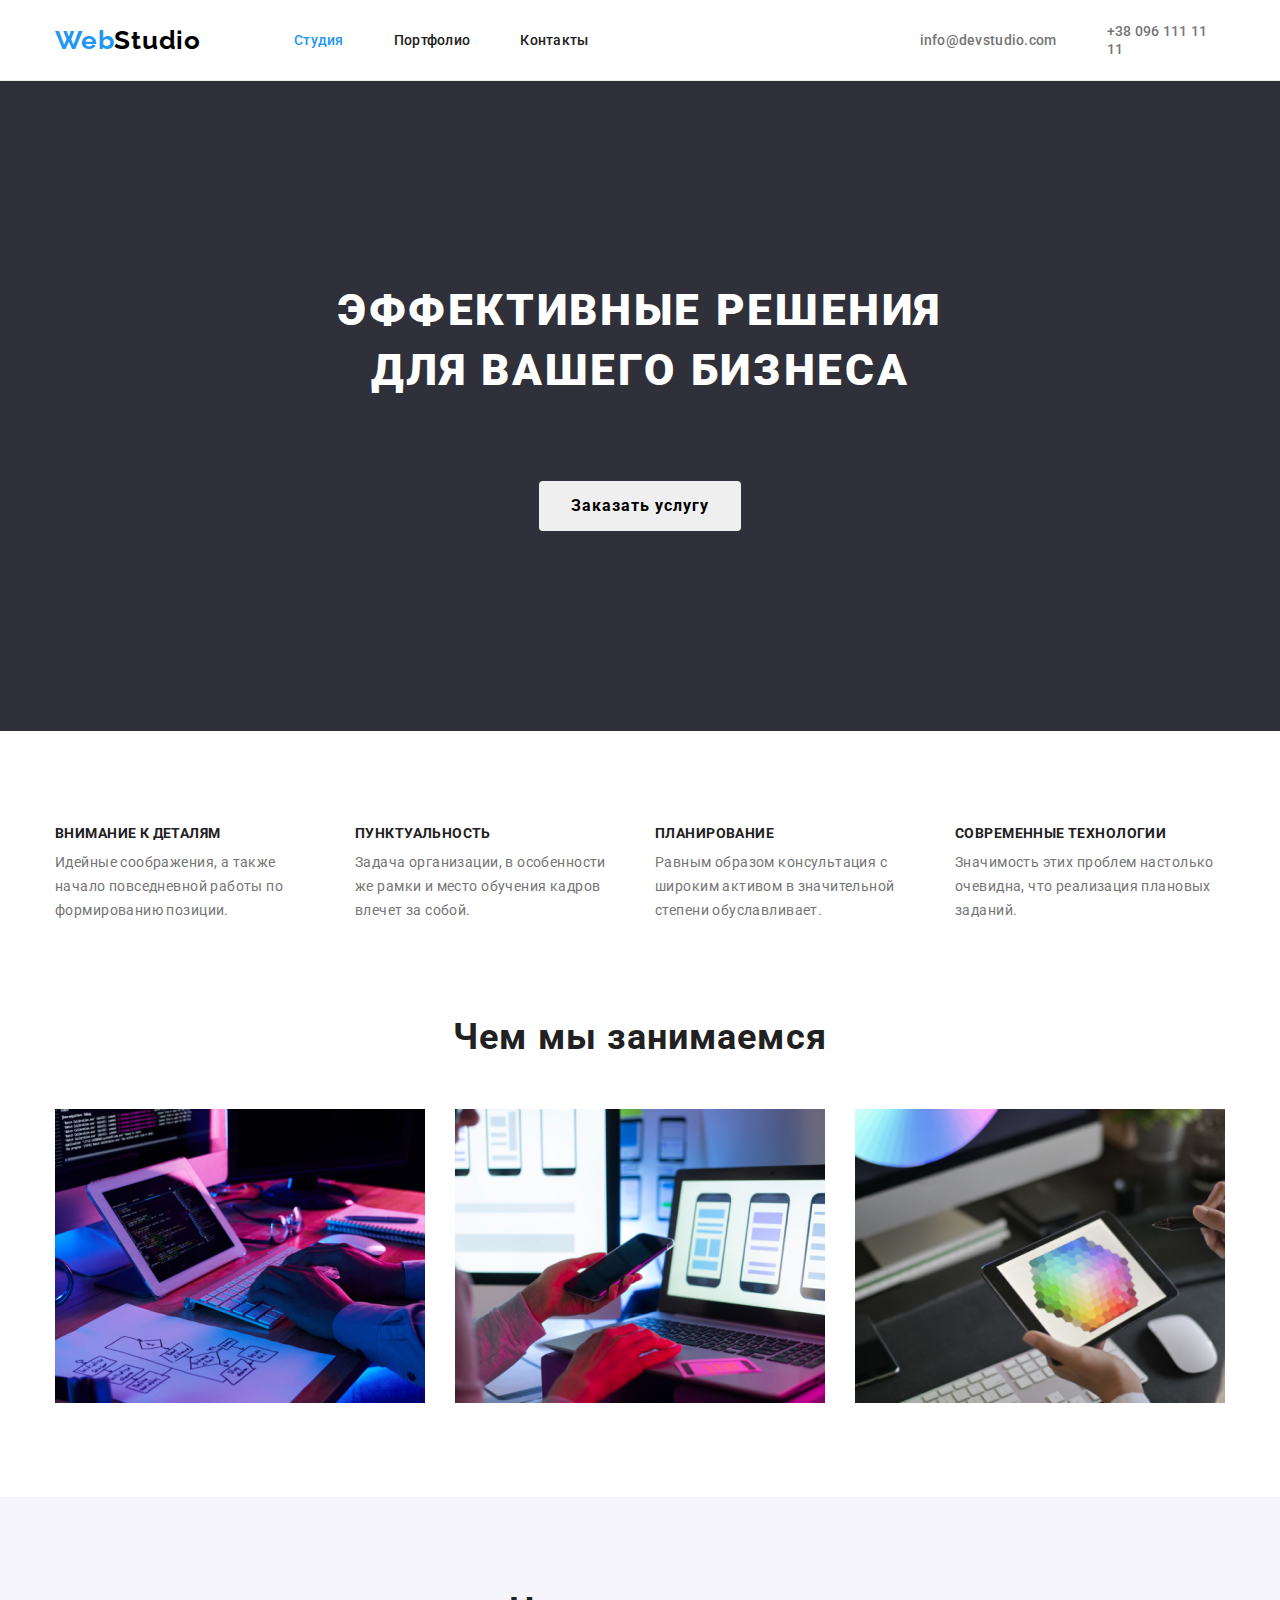
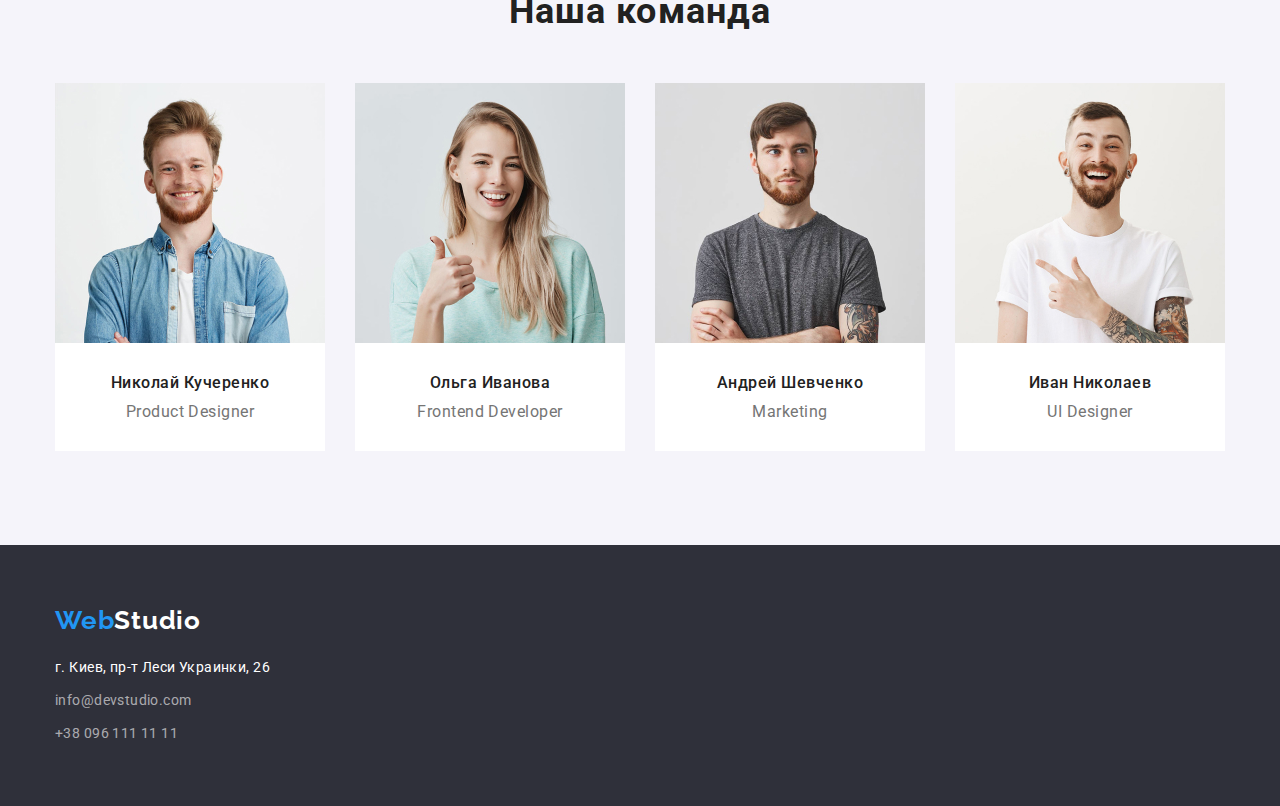
<file: index.html>
<!DOCTYPE html>
<html lang="ru">
  <head>
    <meta charset="UTF-8" />
    <meta name="viewport" content="width=device-width, initial-scale=1.0" />
    <title>Web Studio</title>
    <link
      rel="stylesheet"
      href="https://cdnjs.cloudflare.com/ajax/libs/modern-normalize/1.0.0/modern-normalize.css"
    />
    <link
      href="https://fonts.googleapis.com/css2?family=Raleway:wght@700&family=Roboto:wght@400;500;700;900&display=swap"
      rel="stylesheet"
    />
    <link rel="stylesheet" href="./css/styles.css" />
  </head>

  <body>
    <!-- Шапка страницы -->
    <header class="container-header">
      <div class="container">
        <nav class="navigation">
          <a class="logo link" lang="en" href=""
            ><span class="logo-accent">Web</span>Studio</a
          >
          <ul class="list list-navigation">
            <li class="elements-navigation">
              <a class="link navigation-link" href="./index.html"
                ><span class="current-page">Студия</span></a
              >
            </li>
            <li class="elements-navigation">
              <a class="link navigation-link" href="./portfolio.html"
                >Портфолио</a
              >
            </li>
            <li class="elements-navigation">
              <a class="link navigation-link contact" href="">Контакты</a>
            </li>
          </ul>
        </nav>
        <!-- <div class="address-container"> -->
        <address class="address">
          <ul class="address-list list">
            <li class="elements-address">
              <a class="address-email link" href="mailto:info@devstudio.com"
                >info@devstudio.com
              </a>
            </li>
            <li class="elements-address">
              <a class="address-tell link" href="call:+380961111111"
                >+38 096 111 11 11</a
              >
            </li>
          </ul>
        </address>
        <!-- </div> -->
      </div>
    </header>

    <main>
      <!--Герой-->
      <section class="container-hero">
        <div class="container">
          <h1 class="title-hero">Эффективные решения для вашего бизнеса</h1>
          <button class="button" type="button">Заказать услугу</button>
        </div>
      </section>

      <!--Преимущества-->
      <section class="container-achive">
        <div class="container">
          <h2 class="achive" hidden>Пустой заголовок</h2>
          <ul class="list-achive">
            <li class="item">
              <h3 class="achive-title">Внимание к деталям</h3>
              <p class="achive-description">
                Идейные соображения, а также начало повседневной работы по
                формированию позиции.
              </p>
            </li>
            <li class="item">
              <h3 class="achive-title">Пунктуальность</h3>
              <p class="achive-description">
                Задача организации, в особенности же рамки и место обучения
                кадров влечет за собой.
              </p>
            </li>
            <li class="item">
              <h3 class="achive-title">Планирование</h3>
              <p class="achive-description">
                Равным образом консультация с широким активом в значительной
                степени обуславливает.
              </p>
            </li>
            <li class="item">
              <h3 class="achive-title">Современные технологии</h3>
              <p class="achive-description">
                Значимость этих проблем настолько очевидна, что реализация
                плановых заданий.
              </p>
            </li>
          </ul>
        </div>
      </section>

      <!--Функционал-->
      <section class="container-functional">
        <div class="container">
          <h2 class="title function">Чем мы занимаемся</h2>
          <ul class="list-function">
            <li class="item">
              <img
                class="item-function"
                src="./img/icon/box1.jpg"
                alt="ноутбук"
                width="370"
                height="294"
              />
            </li>
            <li class="item">
              <img
                class="item-function"
                src="./img/icon/box2.jpg"
                alt="мобильный телефон"
                width="370"
                height="294"
              />
            </li>
            <li class="item">
              <img
                class="item-function"
                src="./img/icon/box3.jpg"
                alt="планшет"
                width="370"
                height="294"
              />
            </li>
          </ul>
        </div>
      </section>

      <!--Команда-->
      <section class="container-team">
        <div class="container">
          <h2 class="title">Наша команда</h2>
          <ul class="team-list list">
            <li class="team-item">
              <img
                class="team-img"
                src="./img/staff/kucherenko.jpg"
                alt="фото Николай Кучеренко"
                width="270"
                height="260"
              />
              <div class="team-description">
                <h3 class="team-name item">Николай Кучеренко</h3>
                <p class="team-position">Product Designer</p>
              </div>
            </li>
            <li class="team-item">
              <img
                class="team-img"
                src="./img/staff/ivanova.jpg"
                alt="фото Ольга Иванова"
                width="270"
                height="260"
              />
              <div class="team-description">
                <h3 class="team-name item">Ольга Иванова</h3>
                <p class="team-position">Frontend Developer</p>
              </div>
            </li>
            <li class="team-item">
              <img
                class="team-img"
                src="./img/staff/shevchenko.jpg"
                alt="фото Андрей Шевченко"
                width="270"
                height="260"
              />
              <div class="team-description">
                <h3 class="team-name item">Андрей Шевченко</h3>
                <p class="team-position">Marketing</p>
              </div>
            </li>
            <li class="team-item-last">
              <img
                class="team-img"
                src="./img/staff/nikolaev.jpg"
                alt="фото Иван Николаев"
                width="270"
                height="260"
              />
              <div class="team-description">
                <h3 class="team-name item">Иван Николаев</h3>
                <p class="team-position">UI Designer</p>
              </div>
            </li>
          </ul>
        </div>
      </section>
    </main>

    <!--Подвал страницы-->
    <footer class="footer">
      <div class="container">
        <div class="container-footer">
          <a class="logo link" lang="en" href=""
            ><span class="logo-accent">Web</span>Studio</a
          >
          <address class="address-footer">
            <p class="footer-place">г. Киев, пр-т Леси Украинки, 26</p>
            <ul class="list">
              <li class="item-footer">
                <a class="footer-address link" href="mailto:info@devstudio.com"
                  >info@devstudio.com</a
                >
              </li>
              <li class="item-footer">
                <a class="footer-address link" href="call:+380961111111"
                  >+38 096 111 11 11</a
                >
              </li>
            </ul>
          </address>
        </div>
      </div>
    </footer>
  </body>
</html>
</file>
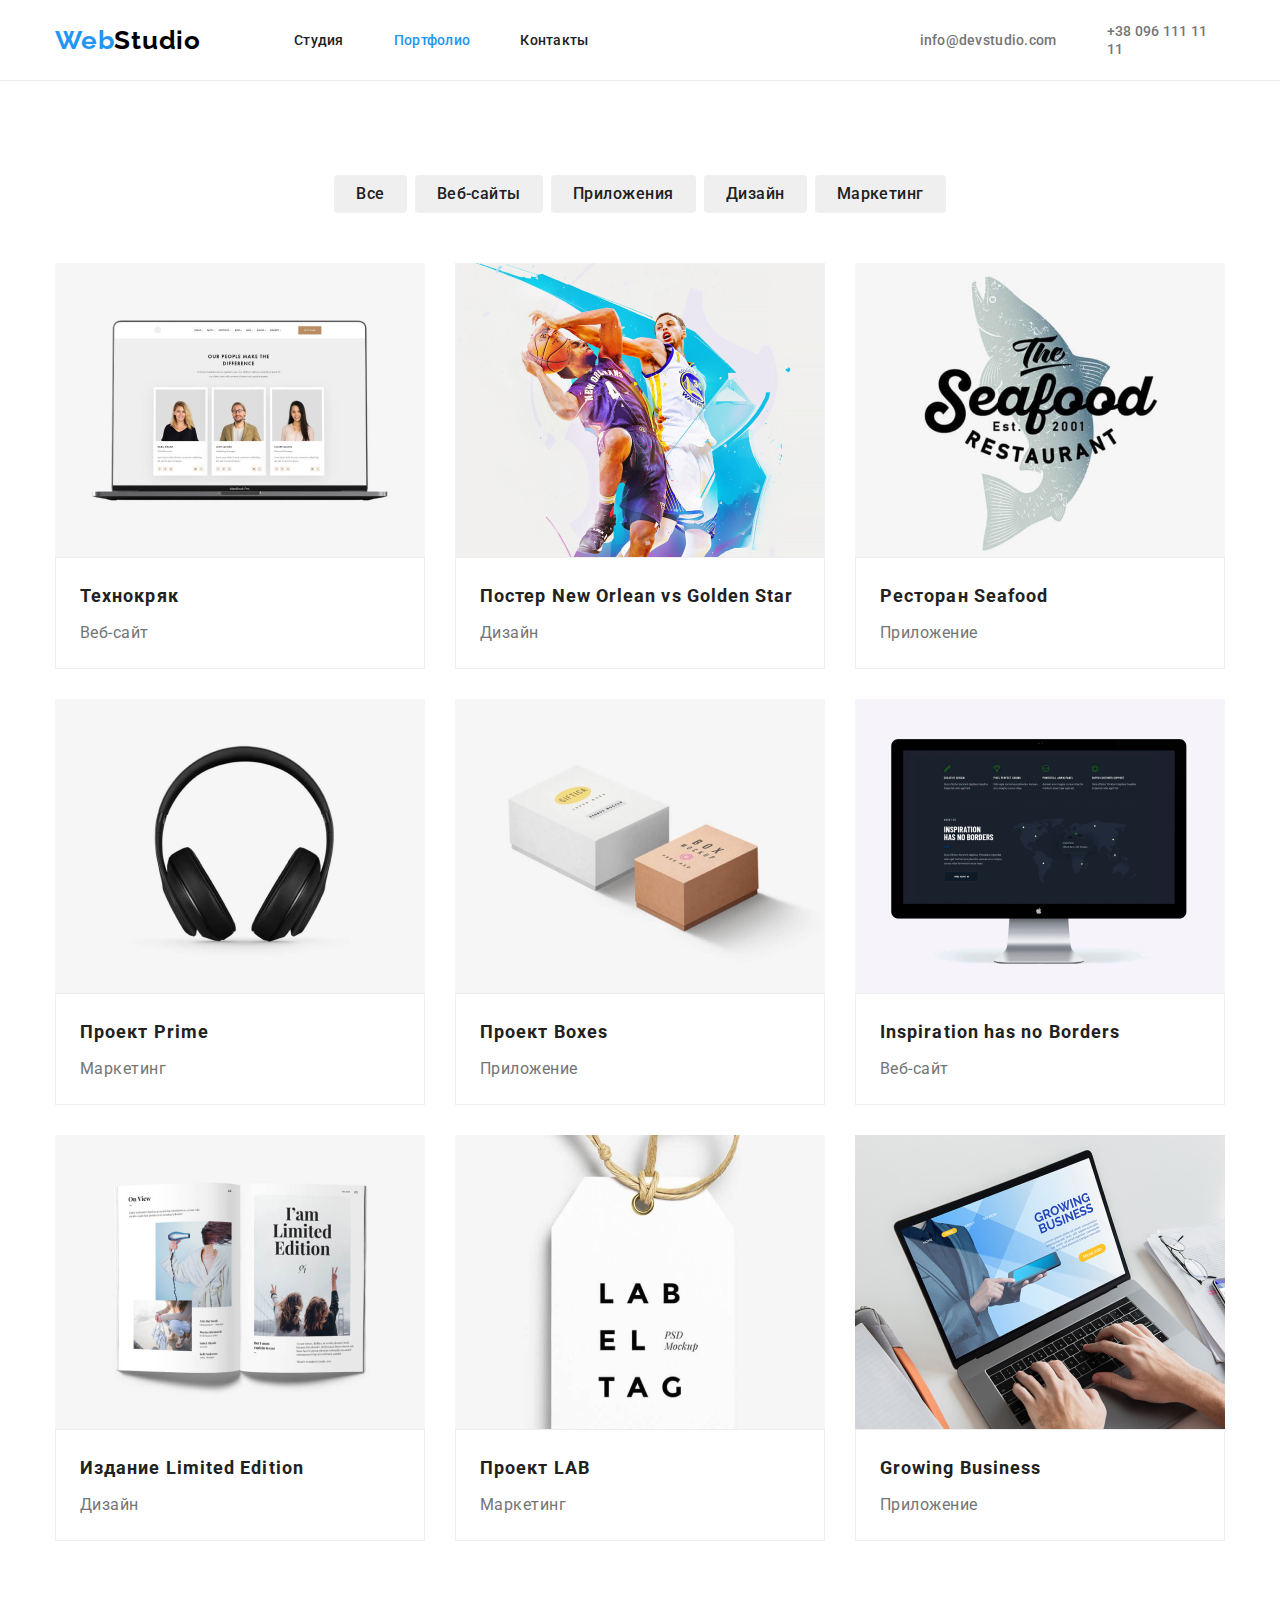
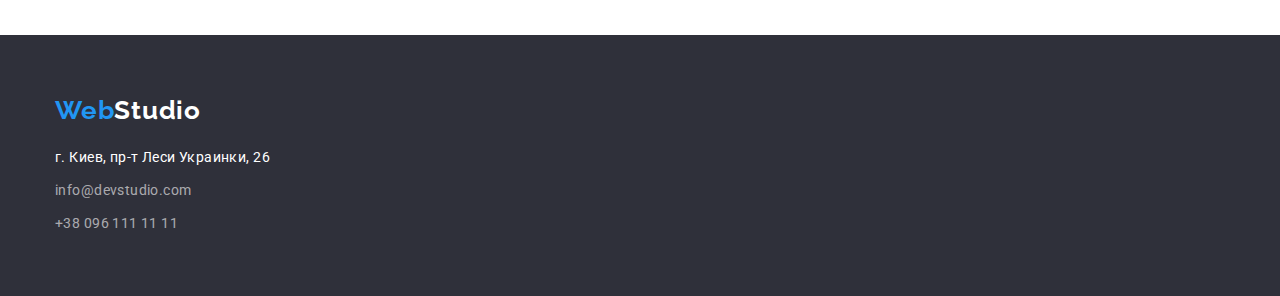
<file: portfolio.html>
<!DOCTYPE html>
<html lang="en">
  <head>
    <meta charset="UTF-8" />
    <meta name="viewport" content="width=device-width, initial-scale=1.0" />
    <title>Web Studio Portfolio</title>
    <link
      rel="stylesheet"
      href="https://cdnjs.cloudflare.com/ajax/libs/modern-normalize/1.0.0/modern-normalize.css"
    />
    <link
      href="https://fonts.googleapis.com/css2?family=Raleway:wght@700&family=Roboto:wght@400;500;700;900&display=swap"
      rel="stylesheet"
    />
    <link rel="stylesheet" href="./css/styles.css" />
  </head>

  <body>
    <!-- Шапка страницы -->
    <header class="container-header">
      <div class="container">
        <nav class="navigation">
          <a class="logo link" lang="en" href=""
            ><span class="logo-accent">Web</span>Studio</a
          >
          <ul class="list list-navigation">
            <li class="elements-navigation">
              <a class="link navigation-link" href="./index.html">Студия</a>
            </li>
            <li class="elements-navigation">
              <a class="link navigation-link" href="./portfolio.html"
                ><span class="current-page">Портфолио</span></a
              >
            </li>
            <li class="elements-navigation">
              <a class="link navigation-link contact" href="">Контакты</a>
            </li>
          </ul>
        </nav>
        <address class="address">
          <ul class="address-list list">
            <li class="elements-address">
              <a class="address-email link" href="mailto:info@devstudio.com"
                >info@devstudio.com
              </a>
            </li>
            <li class="elements-address">
              <a class="address-tell link" href="call:+380961111111"
                >+38 096 111 11 11</a
              >
            </li>
          </ul>
        </address>
      </div>
    </header>

    <main>
      <section class="main-container">
        <div class="container">
          <!--Фильтры-->
          <h1 class="visually-hidden">
            скрытый заголовок, чтобы использовать заголовок H2
          </h1>

          <ul class="list filter-list">
            <li class="filter-button">
              <button type="button" class="filter-item">Все</button>
            </li>
            <li class="filter-button">
              <button type="button" class="filter-item">Веб-сайты</button>
            </li>
            <li class="filter-button">
              <button type="button" class="filter-item">Приложения</button>
            </li>
            <li class="filter-button">
              <button type="button" class="filter-item">Дизайн</button>
            </li>
            <li class="filter-button">
              <button type="button" class="filter-item">Маркетинг</button>
            </li>
          </ul>

          <!--Проекты-->
          <ul class="list-project list">
            <li class="project-item item">
              <a href="" class="link">
                <img
                  class="project"
                  src="./img/portfolio/tech.jpg"
                  alt="проекты разных специалистов"
                  width="370"
                  height="294"
                />
                <div class="project-text">
                  <h2 class="project-title">Технокряк</h2>
                  <p class="project-description">Веб-сайт</p>
                </div>
              </a>
            </li>
            <li class="project-item item">
              <a href="" class="link"
                ><img
                  class="project"
                  src="./img/portfolio/poster.jpg"
                  alt="проекты разных специалистов"
                  width="370"
                  height="294"
                />
                <div class="project-text">
                  <h2 class="project-title">
                    Постер New Orlean vs Golden Star
                  </h2>
                  <p class="project-description">Дизайн</p>
                </div>
              </a>
            </li>
            <li class="project-item item">
              <a href="" class="link"
                ><img
                  class="project"
                  src="./img/portfolio/resto.jpg"
                  alt="проекты разных специалистов"
                  width="370"
                  height="294"
                />
                <div class="project-text">
                  <h2 class="project-title">Ресторан Seafood</h2>
                  <p class="project-description">Приложение</p>
                </div>
              </a>
            </li>
            <li class="project-item item">
              <a href="" class="link"
                ><img
                  class="project"
                  src="./img/portfolio/prime.jpg"
                  alt="проекты разных специалистов"
                  width="370"
                  height="294"
                />
                <div class="project-text">
                  <h2 class="project-title">Проект Prime</h2>
                  <p class="project-description">Маркетинг</p>
                </div>
              </a>
            </li>
            <li class="project-item item">
              <a href="" class="link"
                ><img
                  class="project"
                  src="./img/portfolio/boxes.jpg"
                  alt="проекты разных специалистов"
                  width="370"
                  height="294"
                />
                <div class="project-text">
                  <h2 class="project-title">Проект Boxes</h2>
                  <p class="project-description">Приложение</p>
                </div>
              </a>
            </li>
            <li class="project-item item">
              <a href="" class="link"
                ><img
                  class="project"
                  src="./img/portfolio/inspiration.jpg"
                  alt="проекты разных специалистов"
                  width="370"
                  height="294"
                />
                <div class="project-text">
                  <h2 class="project-title">Inspiration has no Borders</h2>
                  <p class="project-description">Веб-сайт</p>
                </div>
              </a>
            </li>
            <li class="project-item item">
              <a href="" class="link"
                ><img
                  class="project"
                  src="./img/portfolio/limited.jpg"
                  alt="проекты разных специалистов"
                  width="370"
                  height="294"
                />
                <div class="project-text">
                  <h2 class="project-title">Издание Limited Edition</h2>
                  <p class="project-description">Дизайн</p>
                </div>
              </a>
            </li>
            <li class="project-item item">
              <a href="" class="link"
                ><img
                  class="project"
                  src="./img/portfolio/lab.jpg"
                  alt="проекты разных специалистов"
                  width="370"
                  height="294"
                />
                <div class="project-text">
                  <h2 class="project-title">Проект LAB</h2>
                  <p class="project-description">Маркетинг</p>
                </div>
              </a>
            </li>
            <li class="project-item item">
              <a href="" class="link"
                ><img
                  class="project"
                  src="./img/portfolio/growing.jpg"
                  alt="проекты разных специалистов"
                  width="370"
                  height="294"
                />
                <div class="project-text">
                  <h2 class="project-title">Growing Business</h2>
                  <p class="project-description">Приложение</p>
                </div>
              </a>
            </li>
          </ul>
        </div>
      </section>
    </main>

    <!--Подвал страницы-->
    <footer class="footer">
      <div class="container">
        <div class="container-footer">
          <a class="logo link" lang="en" href=""
            ><span class="logo-accent">Web</span>Studio</a
          >
          <address class="address-footer">
            <p class="footer-place">г. Киев, пр-т Леси Украинки, 26</p>
            <ul class="list">
              <li class="item-footer">
                <a class="footer-address link" href="mailto:info@devstudio.com"
                  >info@devstudio.com</a
                >
              </li>
              <li class="item-footer">
                <a class="footer-address link" href="call:+380961111111"
                  >+38 096 111 11 11</a
                >
              </li>
            </ul>
          </address>
        </div>
      </div>
    </footer>
  </body>
</html>
</file>
<file: css/styles.css>
:root {
  --main-colour: #212121;
  --second-colour: #757575;
  --accent-colour: #2196f3;
  --main-font: Roboto, sans-serif;
  --second-font: Raleway, sans-serif;
}

*,
*::before,
*::after {
  margin: 0px;
  padding: 0px;
}

body {
  font-family: Roboto, sans-serif;
  font-style: normal;
  /* width: 1600px; */
}

.list {
  list-style: none;
}

.link {
  text-decoration: none;
  text-decoration-color: none;
}

.address {
  font-style: normal;
}

.img {
  display: block;
}

.container {
  width: 1200px;
  padding-left: 15px;
  padding-right: 15px;
  margin-left: auto;
  margin-right: auto;
  /* background-color: #ffffff; */
}

.visually-hidden {
  position: absolute;
  height: 1px;
  width: 1px;
  margin: -1px;
  padding: 0;
  border: 0;
  clip: rect(0 0 0 0);
  overflow: hidden;
}

/* ======== HEADER =========*/

.logo {
  font-family: Raleway;
  font-style: normal;
  font-weight: 700;
  font-size: 26px;
  line-height: 1.192;
  letter-spacing: 0.03em;
  color: #000000;
}

.logo-accent {
  color: var(--accent-colour);
}

.navigation-link {
  font-family: var(--main-font);
  font-weight: 500;
  font-size: 14px;
  line-height: 1.142;
  letter-spacing: 0.02em;
  color: var(--main-colour);
}

.address-tell,
.address-email {
  font-family: var(--main-font);
  font-weight: 500;
  font-size: 14px;
  line-height: 1.142;
  letter-spacing: 0.02em;
  color: var(--second-colour);
}

.navigation-link:hover,
.address-tell:hover,
.address-email:hover {
  color: var(--accent-colour);
}

.navigation-link:focus,
.address-tell:focus,
.address-email:focus {
  color: var(--accent-colour);
}

.current-page {
  color: var(--accent-colour);
}

.container-header {
  border-bottom: 1px solid #ececec;
}

/* .content {
  display: flex;
  justify-content: center;
  align-items: center;
} */

.container-header .container {
  display: flex;
  flex-direction: row;
  justify-content: center;
  align-items: center;
}
.navigation {
  display: flex;
  align-items: center;
}

.list-navigation {
  display: flex;
}

.navigation-link {
  display: flex;
  padding-top: 32px;
  padding-bottom: 32px;
}

.elements-navigation:not(:last-child) {
  margin-right: 50px;
}

.contact {
  margin-right: 0px;
}

.address-list {
  display: flex;
  align-items: center;
  margin-left: 331px;
}

.elements-address:not(:last-child) {
  margin-right: 50px;
}

.navigation .logo {
  display: flex;
  margin-right: 93px;
}

/* ======== END HEADER =========*/

/* ======== HERO =========*/

.container-hero {
  background-color: #2f303a;
  padding-top: 200px;
  padding-bottom: 200px;
}

.container-hero .container {
  display: flex;
  flex-direction: column;
  align-items: center;
}

.title-hero {
  display: block;
  width: 696px;
  font-weight: 900;
  font-size: 44px;
  line-height: 1.363;
  letter-spacing: 0.06em;
  text-transform: uppercase;
  text-align: center;
  color: #ffffff;
  margin-bottom: 80px;
}

.button {
  font-weight: 700;
  font-size: 16px;
  line-height: 1.875;
  letter-spacing: 0.06em;
  border-width: 0px;
  padding: 10px 32px;
  border-radius: 4px;
}

.button:hover {
  font-weight: 500;
  font-size: 16px;
  line-height: 1.625;
  text-align: center;
  letter-spacing: 0.03em;
  color: #ffffff;
  background-color: var(--accent-colour);
  border-width: 0px;
}

.button:focus {
  font-weight: 500;
  font-size: 16px;
  line-height: 1.625;
  text-align: center;
  letter-spacing: 0.03em;
  color: #ffffff;
  background-color: var(--accent-colour);
  border-width: 0px;
}
/* ======== END HERO =========*/

/* ======== ACHIVE =========*/
.container-achive {
  padding-top: 94px;
  padding-bottom: 94px;
}

.list-achive {
  display: flex;
  list-style: none;
}

.list-achive .item {
  width: 270px;
}

.list-achive .item:not(:last-child) {
  width: 270px;
  margin-right: 30px;
}
.list-achive .item .achive-title {
  font-weight: 700;
  font-size: 14px;
  line-height: 1.142;
  letter-spacing: 0.03em;
  text-transform: uppercase;
  color: var(--main-colour);
}

.achive-description {
  font-weight: 400;
  font-size: 14px;
  line-height: 1.714;
  letter-spacing: 0.03em;
  color: var(--second-colour);
  margin-top: 10px;
}
/* ======== END ACHIVE =========*/

.title {
  font-weight: 700;
  font-size: 36px;
  line-height: 1.166;
  text-align: center;
  letter-spacing: 0.03em;
  color: var(--main-colour);
}

/* ======== END ACHIVE =========*/

/*======== FUNCTION ==========*/

.container-functional {
  padding-bottom: 94px;
}

.list-function {
  display: flex;
  justify-content: space-between;
  list-style: none;
  margin-top: 50px;
}

.item-function {
  display: block;
}

/*======== END FUNCTION ==========*/

/*======== TEAM ==========*/
.container-team {
  padding-top: 94px;
  padding-bottom: 94px;
  background-color: #f5f4fa;
}

.team-list {
  display: flex;
  justify-content: center;
  margin-top: 50px;
}

.container-team .title {
  display: block;
}

.team-img {
  display: block;
}

.team-item {
  margin-right: 30px;
  background-color: #ffffff;
}

.team-item-last {
  background-color: #ffffff;
}

.team-description {
  padding-top: 30px;
  padding-bottom: 30px;
}
.team-name {
  font-weight: 500;
  font-size: 16px;
  line-height: 1.187;
  text-align: center;
  letter-spacing: 0.03em;
  color: var(--main-colour);
}

.team-name {
  margin-bottom: 10px;
}
.team-position {
  font-weight: 400;
  font-size: 16px;
  line-height: 1.187;
  text-align: center;
  letter-spacing: 0.03em;
  color: var(--second-colour);
}

/*======== END TEAM ==========*/

/*======== FOOTER ==========*/
.footer {
  background-color: #2f303a;
  padding-top: 60px;
  padding-bottom: 60px;
}

.footer-place {
  font-family: Roboto;
  font-style: normal;
  font-weight: 400;
  font-size: 14px;
  line-height: 1.714;
  letter-spacing: 0.03em;
  color: #ffffff;
}

.footer .logo {
  font-family: Raleway;
  font-style: normal;
  font-weight: 700;
  font-size: 26px;
  line-height: 1.192;
  letter-spacing: 0.03em;
  color: #ffffff;
}

.footer-address {
  font-family: Roboto;
  font-style: normal;
  font-weight: 400;
  font-size: 14px;
  line-height: 1.714;
  letter-spacing: 0.03em;
  color: rgba(255, 255, 255, 0.6);
}

.footer-place {
  margin-bottom: 9px;
}

.item-footer:not(:last-child) {
  margin-bottom: 9px;
}

.address-footer {
  margin-top: 20px;
}

/*======== END FOOTER ==========*/

/*======== PORTFOLIO =========*/

/*======== FILTER =========*/

.main-container {
  padding-top: 94px;
  padding-bottom: 94px;
}

.filter {
  text-align: center;
}

.filter-item {
  display: flex;
  height: 38px;
}

.filter-item {
  font-weight: 500;
  font-size: 16px;
  line-height: 1.625;
  text-align: center;
  letter-spacing: 0.03em;
  color: var(--main-colour);
  border-width: 0px;
}
.filter-item:hover {
  font-weight: 500;
  font-size: 16px;
  line-height: 1.625;
  text-align: center;
  letter-spacing: 0.03em;
  color: #ffffff;
  background: var(--accent-colour);
  border-width: 0px;
}

.filter-item:focus {
  font-weight: 500;
  font-size: 16px;
  line-height: 1.625;
  text-align: center;
  letter-spacing: 0.03em;
  color: #ffffff;
  background: var(--accent-colour);
  border-width: 0px;
}

.filter-list {
  display: flex;
  justify-content: center;
  margin-bottom: 50px;
}

.filter-item {
  display: flex;
  height: 38px;
  padding: 6px 22px;
  border-radius: 4px;
}

.filter-button:not(:last-child) {
  margin-right: 8px;
}

/*======== END FILTER =========*/

/*======== PROJECT =========*/
.link {
  text-decoration-color: none;
}

.list-project {
  display: flex;
  flex-wrap: wrap;
}

.project {
  display: block;
}
.project-item:not(:nth-child(3n)) {
  margin-right: 30px;
}

.project-item:not(:nth-last-child(-n + 3)) {
  margin-bottom: 30px;
}

.project-text {
  padding-left: 24px;
  padding-right: 24px;
  padding-top: 20px;
  padding-bottom: 20px;
  border: 1px solid #eeeeee;
}

.item .project-title {
  font-weight: 700;
  font-size: 18px;
  line-height: 2;
  letter-spacing: 0.06em;
  color: var(--main-colour);
  /* margin-top: 20px; */
}

.project-description {
  font-weight: 400;
  font-size: 16px;
  line-height: 1.875;
  letter-spacing: 0.03em;
  color: var(--second-colour);
  margin-top: 4px;
}
/*======== END PROJECT =========*/
</file>
